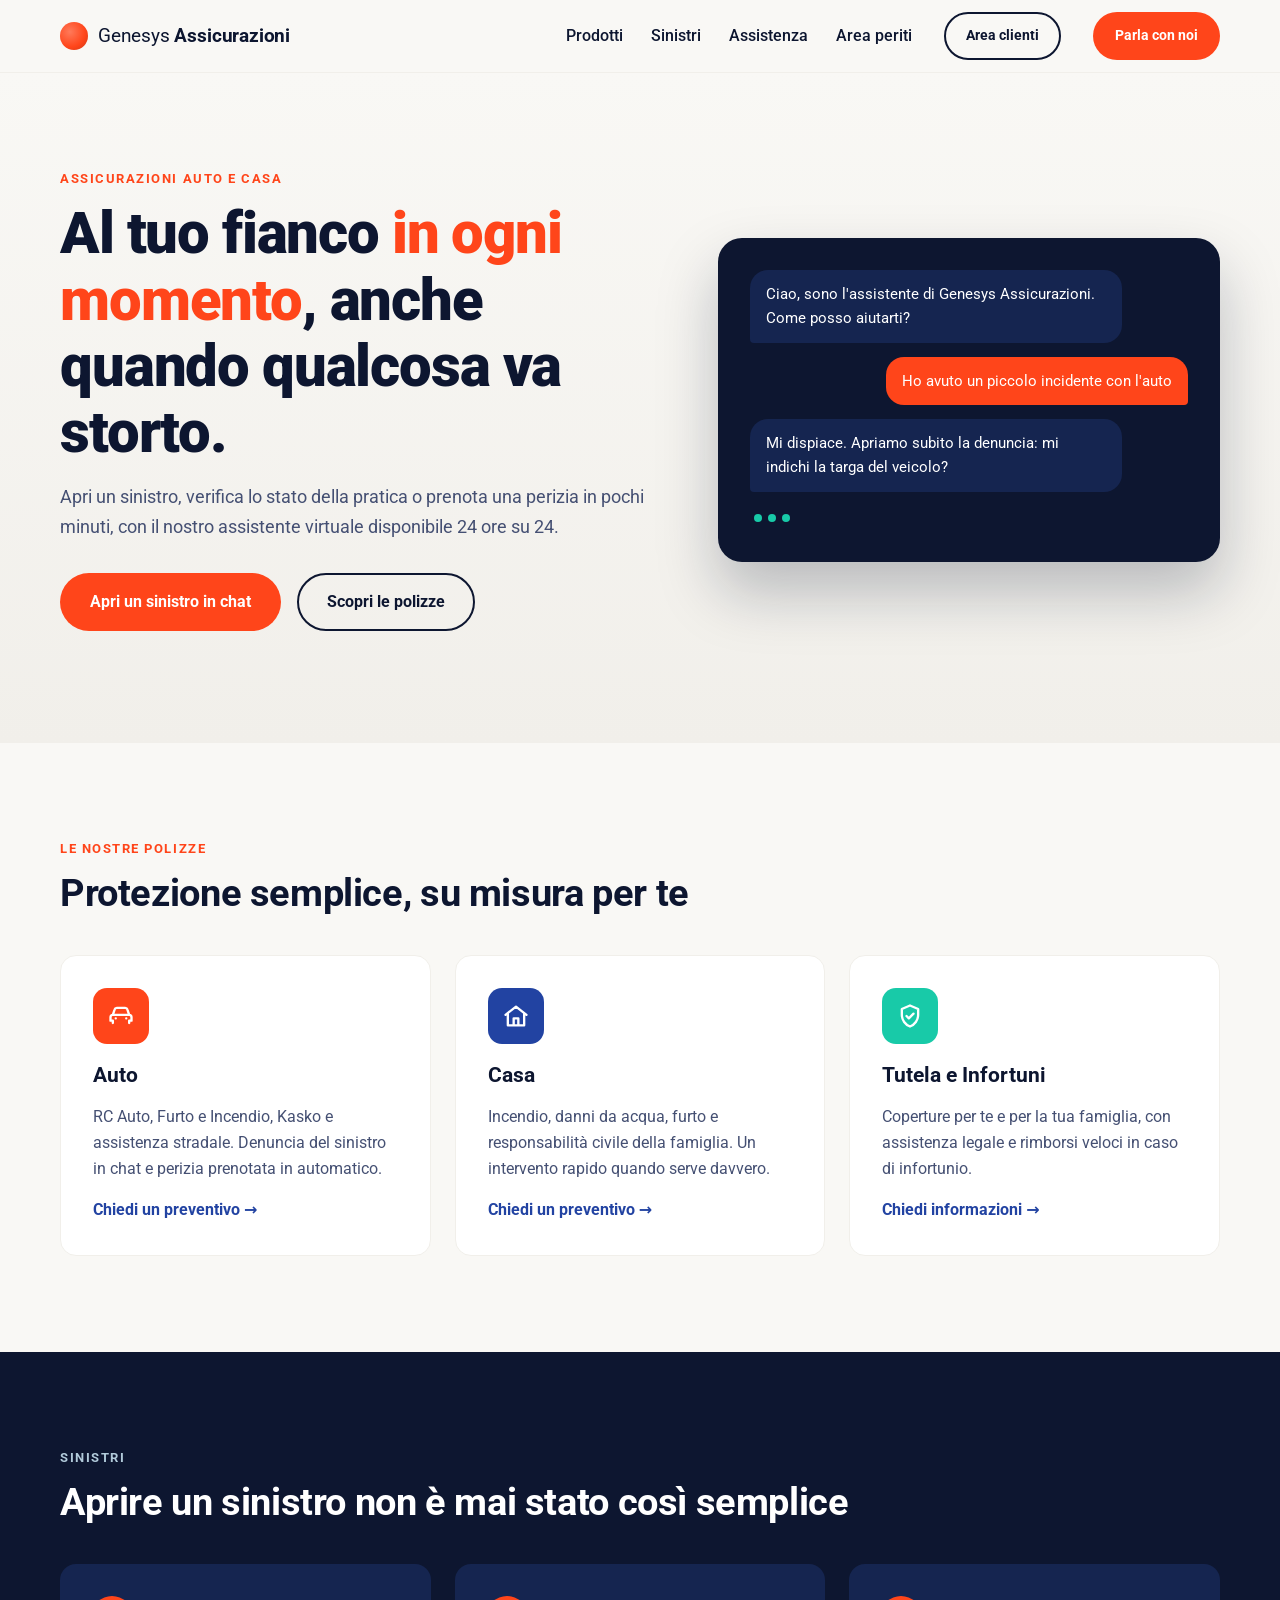
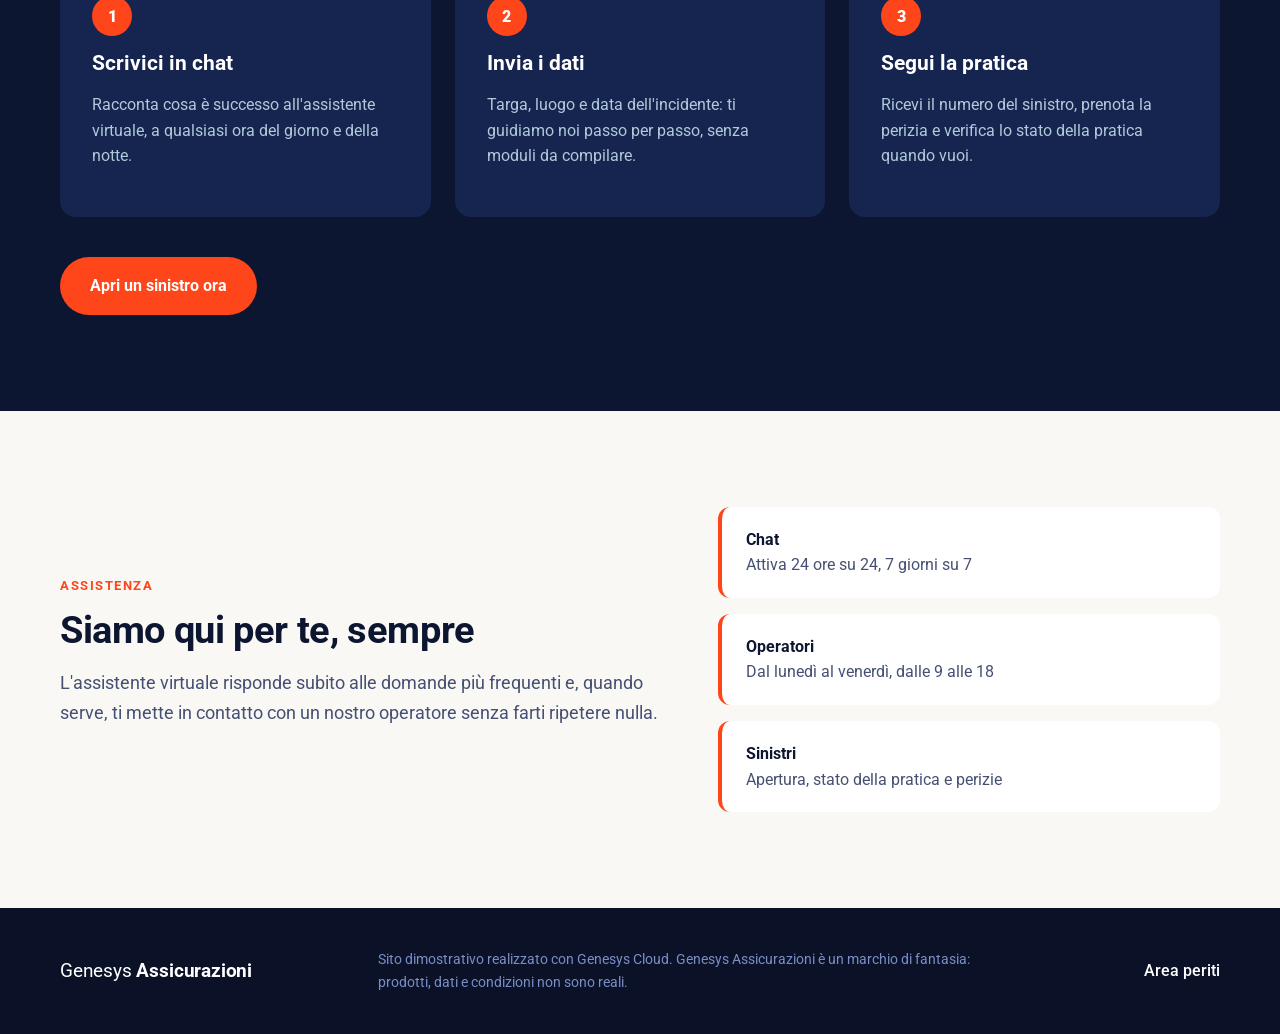
<file: index.html>
<!doctype html>
<html lang="it">
<head>
  <meta charset="utf-8">
  <meta name="viewport" content="width=device-width, initial-scale=1">
  <title>Genesys Assicurazioni | Polizze Auto e Casa</title>
  <meta name="description" content="Genesys Assicurazioni: polizze Auto e Casa, apertura e verifica dei sinistri in chat 24 ore su 24.">
  <link rel="preconnect" href="https://fonts.googleapis.com">
  <link rel="preconnect" href="https://fonts.gstatic.com" crossorigin>
  <link href="https://fonts.googleapis.com/css2?family=Roboto:wght@400;500;700;900&display=swap" rel="stylesheet">
  <link rel="stylesheet" href="styles.css?v=4">
  <script type="text/javascript" charset="utf-8">
    (function (g, e, n, es, ys) {
      g['_genesysJs'] = e;
      g[e] = g[e] || function () { (g[e].q = g[e].q || []).push(arguments) };
      g[e].t = 1 * new Date();
      g[e].c = es;
      ys = document.createElement('script'); ys.async = 1; ys.src = n; ys.charset = 'utf-8'; document.head.appendChild(ys);
    })(window, 'Genesys', 'https://apps.mypurecloud.ie/genesys-bootstrap/genesys.min.js', {
      environment: 'prod-euw1',
      deploymentId: 'e4ba45ef-5b30-454c-95da-96dc844af366'
    });
  </script>
</head>
<body>
  <header class="topbar">
    <div class="container topbar-inner">
      <a class="brand" href="#">
        <span class="brand-mark" aria-hidden="true"></span>
        <span class="brand-name">Genesys <strong>Assicurazioni</strong></span>
      </a>
      <nav class="nav">
        <a href="#prodotti">Prodotti</a>
        <a href="#sinistri">Sinistri</a>
        <a href="#assistenza">Assistenza</a>
        <a href="perito.html">Area periti</a>
      </nav>
      <div class="account" data-logged-out>
        <button class="btn btn-ghost btn-small" data-open-login>Area clienti</button>
      </div>
      <div class="account" data-logged-in hidden>
        <span class="greeting">Ciao, <strong data-customer-first-name></strong></span>
        <button class="link link-plain" data-logout>Esci</button>
      </div>
      <button class="btn btn-primary btn-small" data-open-chat>Parla con noi</button>
    </div>
  </header>

  <div class="modal" data-login-modal hidden>
    <div class="modal-card" role="dialog" aria-modal="true" aria-labelledby="login-title">
      <button class="modal-close" data-close-login aria-label="Chiudi">×</button>
      <p class="eyebrow">Area clienti</p>
      <h2 id="login-title">Accedi al tuo profilo</h2>
      <p class="modal-text">Sito dimostrativo: scegli il cliente demo con cui accedere. In chat riceverai su WhatsApp il codice dei sinistri che apri.</p>
      <button class="customer" data-login>
        <span class="customer-avatar">MB</span>
        <span class="customer-info">
          <strong>Marco Bianchi</strong>
          <span>Cliente Gold · Polizza Auto 44AB12</span>
        </span>
        <span class="customer-go">Accedi →</span>
      </button>
    </div>
  </div>

  <main>
    <section class="hero">
      <div class="container hero-inner">
        <div class="hero-text">
          <p class="eyebrow">Assicurazioni Auto e Casa</p>
          <h1>Al tuo fianco <span class="accent">in ogni momento</span>, anche quando qualcosa va storto.</h1>
          <p class="lead">Apri un sinistro, verifica lo stato della pratica o prenota una perizia in pochi minuti, con il nostro assistente virtuale disponibile 24 ore su 24.</p>
          <div class="hero-actions">
            <button class="btn btn-primary" data-open-chat>Apri un sinistro in chat</button>
            <a class="btn btn-ghost" href="#prodotti">Scopri le polizze</a>
          </div>
        </div>
        <div class="hero-card" aria-hidden="true">
          <div class="bubble bubble-bot">Ciao, sono l'assistente di Genesys Assicurazioni. Come posso aiutarti?</div>
          <div class="bubble bubble-user">Ho avuto un piccolo incidente con l'auto</div>
          <div class="bubble bubble-bot">Mi dispiace. Apriamo subito la denuncia: mi indichi la targa del veicolo?</div>
          <div class="typing"><span></span><span></span><span></span></div>
        </div>
      </div>
    </section>

    <section id="prodotti" class="section">
      <div class="container">
        <p class="eyebrow">Le nostre polizze</p>
        <h2>Protezione semplice, su misura per te</h2>
        <div class="cards">
          <article class="card">
            <div class="icon icon-orange">
              <svg viewBox="0 0 24 24"><path d="M5 11l1.5-4.5A2 2 0 0 1 8.4 5h7.2a2 2 0 0 1 1.9 1.5L19 11m-14 0h14m-14 0a2 2 0 0 0-2 2v3h2m14-5a2 2 0 0 1 2 2v3h-2M5 16v2m14-2v2M7.5 14h.01M16.5 14h.01"/></svg>
            </div>
            <h3>Auto</h3>
            <p>RC Auto, Furto e Incendio, Kasko e assistenza stradale. Denuncia del sinistro in chat e perizia prenotata in automatico.</p>
            <button class="link" data-open-chat>Chiedi un preventivo</button>
          </article>
          <article class="card">
            <div class="icon icon-blue">
              <svg viewBox="0 0 24 24"><path d="M3 11l9-7 9 7M5 10v10h14V10M10 20v-6h4v6"/></svg>
            </div>
            <h3>Casa</h3>
            <p>Incendio, danni da acqua, furto e responsabilità civile della famiglia. Un intervento rapido quando serve davvero.</p>
            <button class="link" data-open-chat>Chiedi un preventivo</button>
          </article>
          <article class="card">
            <div class="icon icon-teal">
              <svg viewBox="0 0 24 24"><path d="M12 3l7 3v5c0 4.5-3 8.5-7 10-4-1.5-7-5.5-7-10V6l7-3zm-3 9l2 2 4-4"/></svg>
            </div>
            <h3>Tutela e Infortuni</h3>
            <p>Coperture per te e per la tua famiglia, con assistenza legale e rimborsi veloci in caso di infortunio.</p>
            <button class="link" data-open-chat>Chiedi informazioni</button>
          </article>
        </div>
      </div>
    </section>

    <section id="sinistri" class="section section-dark">
      <div class="container">
        <p class="eyebrow eyebrow-light">Sinistri</p>
        <h2>Aprire un sinistro non è mai stato così semplice</h2>
        <ol class="steps">
          <li>
            <span class="step-number">1</span>
            <h3>Scrivici in chat</h3>
            <p>Racconta cosa è successo all'assistente virtuale, a qualsiasi ora del giorno e della notte.</p>
          </li>
          <li>
            <span class="step-number">2</span>
            <h3>Invia i dati</h3>
            <p>Targa, luogo e data dell'incidente: ti guidiamo noi passo per passo, senza moduli da compilare.</p>
          </li>
          <li>
            <span class="step-number">3</span>
            <h3>Segui la pratica</h3>
            <p>Ricevi il numero del sinistro, prenota la perizia e verifica lo stato della pratica quando vuoi.</p>
          </li>
        </ol>
        <button class="btn btn-primary" data-open-chat>Apri un sinistro ora</button>
      </div>
    </section>

    <section id="assistenza" class="section">
      <div class="container assist">
        <div>
          <p class="eyebrow">Assistenza</p>
          <h2>Siamo qui per te, sempre</h2>
          <p class="lead">L'assistente virtuale risponde subito alle domande più frequenti e, quando serve, ti mette in contatto con un nostro operatore senza farti ripetere nulla.</p>
        </div>
        <ul class="assist-list">
          <li><strong>Chat</strong><span>Attiva 24 ore su 24, 7 giorni su 7</span></li>
          <li><strong>Operatori</strong><span>Dal lunedì al venerdì, dalle 9 alle 18</span></li>
          <li><strong>Sinistri</strong><span>Apertura, stato della pratica e perizie</span></li>
        </ul>
      </div>
    </section>
  </main>

  <footer class="footer">
    <div class="container footer-inner">
      <span class="brand-name">Genesys <strong>Assicurazioni</strong></span>
      <p>Sito dimostrativo realizzato con Genesys Cloud. Genesys Assicurazioni è un marchio di fantasia: prodotti, dati e condizioni non sono reali.</p>
      <a class="footer-link" href="perito.html">Area periti</a>
    </div>
  </footer>

  <script>
    var DEMO_CUSTOMER = { id: '2218f609-907d-463e-bc03-e59416e77cca', firstName: 'Marco', lastName: 'Bianchi' };
    var STORAGE_KEY = 'genesys-assicurazioni-customer';
    var modal = document.querySelector('[data-login-modal]');

    function renderAccount(customer) {
      document.querySelector('[data-logged-out]').hidden = !!customer;
      document.querySelector('[data-logged-in]').hidden = !customer;
      if (customer) document.querySelector('[data-customer-first-name]').textContent = customer.firstName;
    }

    var messengerReady = false;
    var currentCustomer = null;

    function shareWithMessenger(customer) {
      currentCustomer = customer;
      if (!messengerReady) return;
      if (customer) {
        Genesys('command', 'Database.set', { messaging: { customAttributes: {
          Customer_ID: customer.id, Customer_Name: customer.firstName + ' ' + customer.lastName } } });
      } else {
        Genesys('command', 'Database.removeAll');
      }
    }

    var saved = JSON.parse(localStorage.getItem(STORAGE_KEY) || 'null');
    renderAccount(saved);
    shareWithMessenger(saved);
    Genesys('subscribe', 'Database.ready', function () {
      messengerReady = true;
      shareWithMessenger(currentCustomer);
    });

    document.querySelector('[data-open-login]').addEventListener('click', function () { modal.hidden = false; });
    document.querySelector('[data-close-login]').addEventListener('click', function () { modal.hidden = true; });
    modal.addEventListener('click', function (event) { if (event.target === modal) modal.hidden = true; });
    document.querySelector('[data-login]').addEventListener('click', function () {
      localStorage.setItem(STORAGE_KEY, JSON.stringify(DEMO_CUSTOMER));
      renderAccount(DEMO_CUSTOMER);
      shareWithMessenger(DEMO_CUSTOMER);
      modal.hidden = true;
    });
    document.querySelector('[data-logout]').addEventListener('click', function () {
      localStorage.removeItem(STORAGE_KEY);
      renderAccount(null);
      shareWithMessenger(null);
    });

    document.querySelectorAll('[data-open-chat]').forEach(function (button) {
      button.addEventListener('click', function () {
        Genesys('command', 'Messenger.open', {});
      });
    });
  </script>
</body>
</html>
</file>
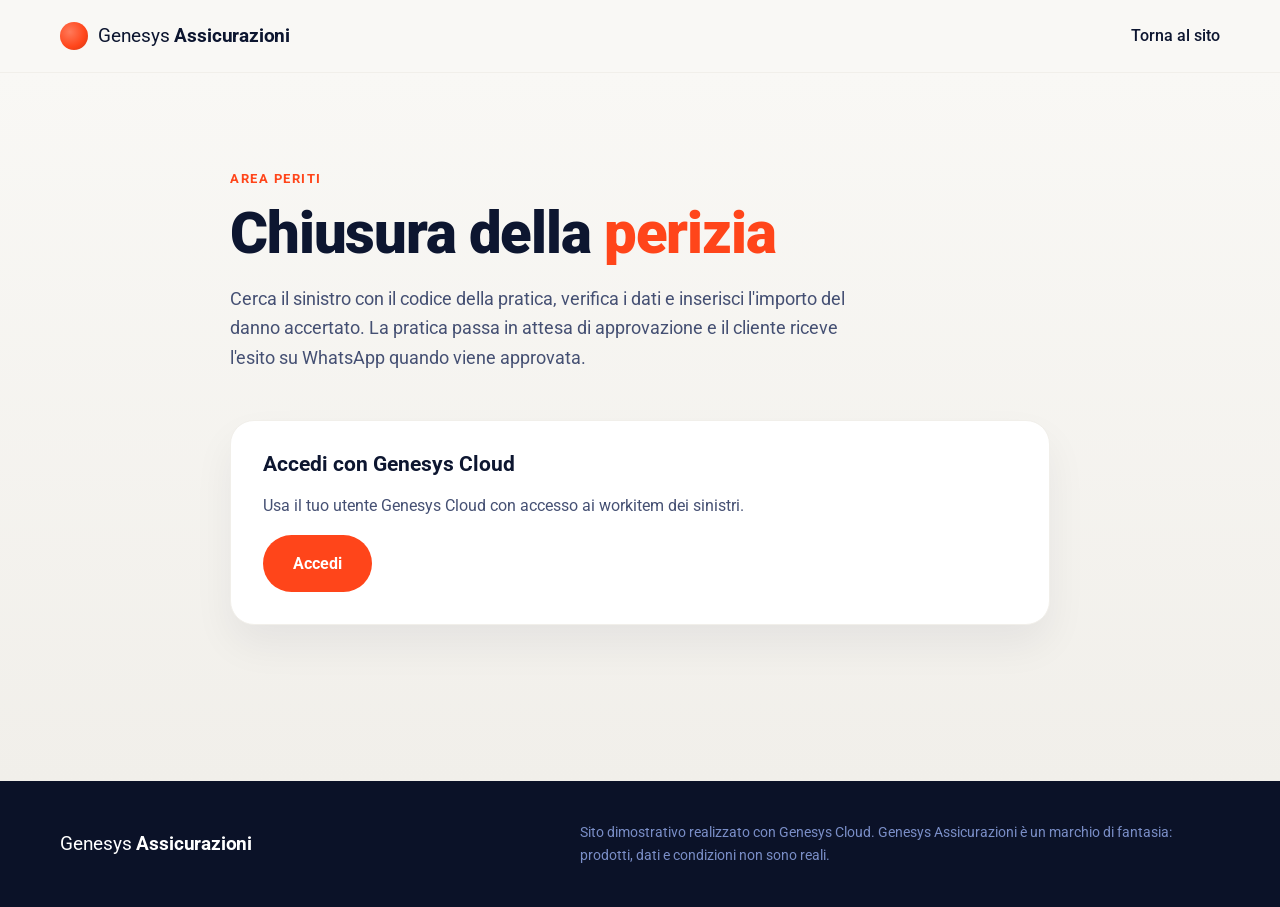
<file: perito.html>
<!doctype html>
<html lang="it">
<head>
  <meta charset="utf-8">
  <meta name="viewport" content="width=device-width, initial-scale=1">
  <title>Area periti | Genesys Assicurazioni</title>
  <meta name="robots" content="noindex">
  <link rel="preconnect" href="https://fonts.googleapis.com">
  <link rel="preconnect" href="https://fonts.gstatic.com" crossorigin>
  <link href="https://fonts.googleapis.com/css2?family=Roboto:wght@400;500;700;900&display=swap" rel="stylesheet">
  <link rel="stylesheet" href="styles.css?v=4">
</head>
<body>
  <header class="topbar">
    <div class="container topbar-inner">
      <a class="brand" href="index.html">
        <span class="brand-mark" aria-hidden="true"></span>
        <span class="brand-name">Genesys <strong>Assicurazioni</strong></span>
      </a>
      <nav class="nav">
        <a href="index.html">Torna al sito</a>
      </nav>
      <div class="account" data-expert hidden>
        <span class="greeting">Perito: <strong data-expert-name></strong></span>
        <button class="link link-plain" data-logout>Esci</button>
      </div>
    </div>
  </header>

  <main class="section expert">
    <div class="container expert-inner">
      <div>
        <p class="eyebrow">Area periti</p>
        <h1>Chiusura della <span class="accent">perizia</span></h1>
        <p class="lead">Cerca il sinistro con il codice della pratica, verifica i dati e inserisci l'importo del danno accertato. La pratica passa in attesa di approvazione e il cliente riceve l'esito su WhatsApp quando viene approvata.</p>
      </div>

      <div class="panel" data-login-panel>
        <h3>Accedi con Genesys Cloud</h3>
        <p class="muted">Usa il tuo utente Genesys Cloud con accesso ai workitem dei sinistri.</p>
        <button class="btn btn-primary" data-login>Accedi</button>
      </div>

      <div class="panel" data-wrong-org hidden>
        <h3>Org Genesys Cloud non corretta</h3>
        <p class="muted">Hai effettuato l'accesso all'org <strong data-wrong-org-name></strong>. I sinistri di Genesys Assicurazioni sono nell'org <strong>genesys-italy-sc</strong>: esci da Genesys Cloud e accedi di nuovo con l'utente di quell'org.</p>
        <button class="btn btn-primary" data-switch-org>Esci e cambia org</button>
      </div>

      <div class="panel" data-work-panel hidden>
        <form class="form" data-search>
          <label for="claim-code">Codice del sinistro</label>
          <div class="form-row">
            <input id="claim-code" name="code" placeholder="Es. 11342EDE" autocomplete="off" required>
            <button class="btn btn-ghost" type="submit">Cerca</button>
          </div>
        </form>

        <div class="claim" data-claim hidden>
          <dl class="claim-data">
            <div class="wide owner"><dt>Proprietario del veicolo</dt><dd data-field="owner"></dd></div>
            <div><dt>Codice</dt><dd data-field="code"></dd></div>
            <div><dt>Stato</dt><dd data-field="status"></dd></div>
            <div><dt>Polizza</dt><dd data-field="policy"></dd></div>
            <div><dt>Data dell'evento</dt><dd data-field="date"></dd></div>
            <div><dt>Luogo</dt><dd data-field="location"></dd></div>
            <div><dt>Perizia</dt><dd data-field="inspection"></dd></div>
            <div class="wide"><dt>Descrizione</dt><dd data-field="description"></dd></div>
            <div><dt>Importo stimato</dt><dd data-field="estimated"></dd></div>
            <div><dt>Importo verificato</dt><dd data-field="verified"></dd></div>
          </dl>
          <form class="form inspection" data-submit>
            <h3>Dati della perizia</h3>
            <div class="form-grid">
              <div class="form-field">
                <label for="vehicle-brand">Marca</label>
                <input id="vehicle-brand" name="brand" placeholder="Es. Fiat" maxlength="100" required>
              </div>
              <div class="form-field">
                <label for="vehicle-model">Modello</label>
                <input id="vehicle-model" name="model" placeholder="Es. Panda" maxlength="100" required>
              </div>
              <div class="form-field">
                <label for="license-plate">Targa</label>
                <input id="license-plate" name="plate" placeholder="Es. AB123CD" maxlength="9" required
                       pattern="[A-Za-z]{2}\s?[0-9]{3}\s?[A-Za-z]{2}" title="Targa italiana, ad esempio AB123CD">
              </div>
              <div class="form-field">
                <label for="verified-amount">Importo verificato (€)</label>
                <input id="verified-amount" name="amount" type="number" min="0" max="1000000" step="0.01" required>
              </div>
            </div>
            <button class="btn btn-primary" type="submit">Invia perizia</button>
          </form>
        </div>
      </div>

      <p class="notice" data-notice hidden></p>
    </div>
  </main>

  <footer class="footer">
    <div class="container footer-inner">
      <span class="brand-name">Genesys <strong>Assicurazioni</strong></span>
      <p>Sito dimostrativo realizzato con Genesys Cloud. Genesys Assicurazioni è un marchio di fantasia: prodotti, dati e condizioni non sono reali.</p>
    </div>
  </footer>

  <script>
    var CLIENT_ID = '0f814697-83ee-4919-8d83-27c91fd6970c';
    var REGION = 'mypurecloud.ie';
    var REDIRECT_URI = location.origin + location.pathname;
    var WORKTYPE = 'eb4812bc-4eff-44ee-ae9e-c59b4ef6a306';
    var WORKBIN = '1386df72-7bd9-42f4-be10-c6fa29583b4f';
    var TARGET_STATUS = 'Approval pending';
    var ORG_ID = '4b61be9c-7b5a-43dd-a62b-6dc4a01dccc7';
    var ORG_NAME = 'genesys-italy-sc';
    var TOKEN_KEY = 'genesys-assicurazioni-expert-token-v2';
    var VERIFIER_KEY = 'genesys-assicurazioni-expert-verifier';

    var statuses = {};
    var current = null;
    var owner = '';

    function $(selector) { return document.querySelector(selector); }

    function notice(text, kind) {
      var box = $('[data-notice]');
      box.textContent = text;
      box.className = 'notice notice-' + (kind || 'info');
      box.hidden = !text;
    }

    function base64Url(bytes) {
      return btoa(String.fromCharCode.apply(null, new Uint8Array(bytes))).replace(/\+/g, '-').replace(/\//g, '_').replace(/=+$/, '');
    }

    async function login() {
      var verifier = base64Url(crypto.getRandomValues(new Uint8Array(48)));
      sessionStorage.setItem(VERIFIER_KEY, verifier);
      var challenge = base64Url(await crypto.subtle.digest('SHA-256', new TextEncoder().encode(verifier)));
      location.href = 'https://login.' + REGION + '/oauth/authorize?' + new URLSearchParams({
        client_id: CLIENT_ID, response_type: 'code', redirect_uri: REDIRECT_URI, org: ORG_NAME,
        code_challenge: challenge, code_challenge_method: 'S256'
      });
    }

    async function exchangeCode(code) {
      var response = await fetch('https://login.' + REGION + '/oauth/token', {
        method: 'POST',
        headers: { 'Content-Type': 'application/x-www-form-urlencoded' },
        body: new URLSearchParams({
          grant_type: 'authorization_code', code: code, redirect_uri: REDIRECT_URI,
          client_id: CLIENT_ID, code_verifier: sessionStorage.getItem(VERIFIER_KEY) || ''
        })
      });
      if (!response.ok) throw new Error('Accesso non riuscito (' + response.status + ')');
      var token = await response.json();
      sessionStorage.removeItem(VERIFIER_KEY);
      sessionStorage.setItem(TOKEN_KEY, JSON.stringify({ value: token.access_token, expires: Date.now() + token.expires_in * 1000 }));
    }

    function token() {
      var saved = JSON.parse(sessionStorage.getItem(TOKEN_KEY) || 'null');
      return saved && saved.expires > Date.now() + 60000 ? saved.value : null;
    }

    async function api(method, path, body) {
      var response = await fetch('https://api.' + REGION + path, {
        method: method,
        headers: { Authorization: 'Bearer ' + token(), 'Content-Type': 'application/json' },
        body: body ? JSON.stringify(body) : undefined
      });
      if (response.status === 401) { logout(); throw new Error('Sessione scaduta: accedi di nuovo.'); }
      var data = response.status === 204 ? null : await response.json();
      if (!response.ok) throw new Error((data && data.message) || ('Errore ' + response.status));
      return data;
    }

    function logout() {
      sessionStorage.removeItem(TOKEN_KEY);
      $('[data-expert]').hidden = true;
      $('[data-work-panel]').hidden = true;
      $('[data-wrong-org]').hidden = true;
      $('[data-login-panel]').hidden = false;
    }

    function statusOf(item) { return (item.status || {}).id; }

    function shortCode(id) { return id.slice(0, 8).toUpperCase(); }

    function formatDate(value) {
      if (!value) return '—';
      var parts = value.slice(0, 10).split('-');
      return parts[2] + '/' + parts[1] + '/' + parts[0];
    }

    function formatAmount(value) {
      return typeof value === 'number' ? value.toLocaleString('it-IT', { style: 'currency', currency: 'EUR' }) : '—';
    }

    async function findOwner(policy) {
      if (!policy) return '';
      try {
        var result = await api('GET', '/api/v2/externalcontacts/contacts?' + new URLSearchParams({ q: policy, pageSize: 10 }));
        var contacts = result.entities || [];
        var contact = contacts.find(function (c) { return c.type === 'Curated'; }) || contacts[0];
        return contact ? [contact.firstName, contact.lastName].filter(Boolean).join(' ') : '';
      } catch (error) {
        return '';
      }
    }

    function showClaim(item) {
      var fields = item.customFields || {};
      var values = {
        owner: owner || 'Non trovato: verifica il numero di polizza',
        code: shortCode(item.id),
        status: (statuses[statusOf(item)] || {}).name || '—',
        policy: fields.policy_number_identifier || '—',
        date: formatDate(fields.claim_date_date),
        location: fields.claim_location_longtext || '—',
        inspection: formatDate(fields.claim_inspection_date_date),
        description: fields.claim_description_longtext || '—',
        estimated: formatAmount(fields.estimated_claim_amount_number),
        verified: formatAmount(fields.verified_claim_amount_number)
      };
      Object.keys(values).forEach(function (key) { $('[data-field="' + key + '"]').textContent = values[key]; });
      $('[data-claim]').hidden = false;
      $('#verified-amount').value = fields.verified_claim_amount_number > 0 ? fields.verified_claim_amount_number : '';
      $('#vehicle-brand').value = fields.vehicle_brand_text || '';
      $('#vehicle-model').value = fields.vehicle_model_text || '';
      $('#license-plate').value = fields.license_plate_text || '';
    }

    function statusPath(fromId, toId) {
      var queue = [[fromId]], seen = {};
      seen[fromId] = true;
      while (queue.length) {
        var path = queue.shift(), last = statuses[path[path.length - 1]];
        if (path[path.length - 1] === toId) return path.slice(1);
        (last && last.destinationStatuses || []).forEach(function (next) {
          if (!seen[next.id]) { seen[next.id] = true; queue.push(path.concat(next.id)); }
        });
      }
      return null;
    }

    async function start() {
      $('[data-login-panel]').hidden = true;
      $('[data-work-panel]').hidden = false;
      $('[data-expert]').hidden = false;
      try {
        var session = await api('GET', '/api/v2/tokens/me');
        var org = session.organization || {};
        if (org.id !== ORG_ID) {
          $('[data-work-panel]').hidden = true;
          $('[data-wrong-org]').hidden = false;
          $('[data-wrong-org-name]').textContent = org.name || 'sconosciuta';
          return;
        }
        var me = await api('GET', '/api/v2/users/me');
        $('[data-expert-name]').textContent = me.name;
        var list = await api('GET', '/api/v2/taskmanagement/worktypes/' + WORKTYPE + '/statuses');
        list.entities.forEach(function (status) { statuses[status.id] = status; });
      } catch (error) {
        notice(error.message, 'error');
      }
    }

    $('[data-search]').addEventListener('submit', async function (event) {
      event.preventDefault();
      var typed = $('#claim-code').value.trim();
      var code = typed.replace(/[\s-]/g, '').toUpperCase();
      $('[data-claim]').hidden = true;
      notice('');
      try {
        if (/^[0-9a-f]{8}-[0-9a-f]{4}-[0-9a-f]{4}-[0-9a-f]{4}-[0-9a-f]{12}$/i.test(typed)) {
          current = await api('GET', '/api/v2/taskmanagement/workitems/' + typed.toLowerCase());
        } else {
          var result = await api('POST', '/api/v2/taskmanagement/workitems/query', {
            filters: [{ name: 'workbinId', type: 'String', operator: 'EQ', values: [WORKBIN] }], pageSize: 200
          });
          var items = result.entities || [];
          current = items.find(function (item) { return item.id.replace(/-/g, '').toUpperCase().indexOf(code) === 0; });
          if (!current) return notice('Nessun sinistro trovato con il codice ' + code + ' (sinistri esaminati: ' + items.length + ').', 'error');
        }
        var fields = current.customFields || {};
        owner = fields.owner_name_text || await findOwner(fields.policy_number_identifier);
        showClaim(current);
        if (current.statusCategory === 'Closed') notice('Il sinistro è già chiuso: non è possibile aggiornare la perizia.', 'error');
      } catch (error) {
        notice(error.message, 'error');
      }
    });

    $('[data-submit]').addEventListener('submit', async function (event) {
      event.preventDefault();
      if (!current) return;
      var amount = parseFloat($('#verified-amount').value);
      var inspection = {
        verified_claim_amount_number: amount,
        vehicle_brand_text: $('#vehicle-brand').value.trim(),
        vehicle_model_text: $('#vehicle-model').value.trim(),
        license_plate_text: $('#license-plate').value.replace(/\s/g, '').toUpperCase()
      };
      if (owner) inspection.owner_name_text = owner;
      var target = Object.keys(statuses).find(function (id) { return statuses[id].name === TARGET_STATUS; });
      var path = statusOf(current) === target ? [] : statusPath(statusOf(current), target);
      if (current.statusCategory === 'Closed' || !path) return notice('Dallo stato attuale il sinistro non può passare in attesa di approvazione.', 'error');
      try {
        try {
          await api('PATCH', '/api/v2/taskmanagement/workitems/' + current.id, { customFields: inspection });
        } catch (error) {
          if (error.message.indexOf('Additional properties are not allowed') < 0) throw error;
          var summary = 'Perizia: ' + [inspection.vehicle_brand_text, inspection.vehicle_model_text].join(' ') +
            ', targa ' + inspection.license_plate_text + (owner ? ', proprietario ' + owner : '') + '.';
          var description = (current.customFields || {}).claim_description_longtext || '';
          await api('PATCH', '/api/v2/taskmanagement/workitems/' + current.id, { customFields: {
            verified_claim_amount_number: amount,
            claim_description_longtext: description ? description + ' | ' + summary : summary
          } });
        }
        for (var i = 0; i < path.length; i++) {
          current = await api('PATCH', '/api/v2/taskmanagement/workitems/' + current.id, { statusId: path[i] });
        }
        current = await api('GET', '/api/v2/taskmanagement/workitems/' + current.id);
        showClaim(current);
        notice('Perizia inviata: ' + inspection.vehicle_brand_text + ' ' + inspection.vehicle_model_text + ' targa ' +
          inspection.license_plate_text + ', importo verificato ' + formatAmount(amount) + '. Sinistro in attesa di approvazione.', 'success');
      } catch (error) {
        notice(error.message, 'error');
      }
    });

    $('[data-login]').addEventListener('click', login);
    $('[data-logout]').addEventListener('click', logout);
    $('[data-switch-org]').addEventListener('click', function () {
      logout();
      location.href = 'https://login.' + REGION + '/logout?' + new URLSearchParams({ client_id: CLIENT_ID, redirect_uri: REDIRECT_URI });
    });

    (async function () {
      var code = new URLSearchParams(location.search).get('code');
      if (code) {
        history.replaceState(null, '', REDIRECT_URI);
        try { await exchangeCode(code); } catch (error) { notice(error.message, 'error'); }
      }
      if (token()) start();
    })();
  </script>
</body>
</html>
</file>
<file: styles.css>
:root {
  --orange: #ff451a;
  --orange-dark: #cc3715;
  --navy: #0d1630;
  --navy-deep: #0b1228;
  --navy-soft: #152550;
  --blue: #2243a2;
  --teal: #18caa8;
  --yellow: #f7ad00;
  --cream: #f9f8f5;
  --sand: #f1efea;
  --slate: #455073;
  --radius: 16px;
}

* { box-sizing: border-box; }

body {
  margin: 0;
  font-family: Roboto, -apple-system, system-ui, "Segoe UI", "Helvetica Neue", Arial, sans-serif;
  color: var(--navy);
  background: var(--cream);
  line-height: 1.6;
}

h1, h2, h3 { line-height: 1.15; margin: 0 0 16px; }
h1 { font-size: clamp(2.2rem, 4.5vw, 3.6rem); font-weight: 900; letter-spacing: -0.02em; }
h2 { font-size: clamp(1.8rem, 3vw, 2.6rem); font-weight: 700; letter-spacing: -0.01em; }
h3 { font-size: 1.3rem; font-weight: 700; }
p { margin: 0 0 16px; }

.container { width: min(1160px, 92vw); margin: 0 auto; }
.accent { color: var(--orange); }
.lead { font-size: 1.15rem; color: var(--slate); max-width: 620px; }
.eyebrow { text-transform: uppercase; letter-spacing: 0.12em; font-size: 0.8rem; font-weight: 700; color: var(--orange); margin-bottom: 12px; }
.eyebrow-light { color: var(--yellow); }

.btn {
  display: inline-flex; align-items: center; justify-content: center;
  border: 2px solid transparent; border-radius: 999px;
  padding: 14px 28px; font: inherit; font-weight: 700; font-size: 1rem;
  cursor: pointer; text-decoration: none; transition: background 0.2s, color 0.2s, border-color 0.2s;
}
.btn-primary { background: var(--orange); color: #fff; }
.btn-primary:hover { background: var(--orange-dark); }
.btn-ghost { border-color: var(--navy); color: var(--navy); background: transparent; }
.btn-ghost:hover { background: var(--navy); color: #fff; }
.btn-small { padding: 10px 20px; font-size: 0.9rem; }
.link { background: none; border: 0; padding: 0; font: inherit; font-weight: 700; color: var(--blue); cursor: pointer; }
.link::after { content: " →"; }
.link:hover { color: var(--orange); }

[hidden] { display: none !important; }

.account { display: flex; align-items: center; gap: 12px; }
.greeting { font-size: 0.95rem; }
.link-plain::after { content: ""; }

.modal { position: fixed; inset: 0; z-index: 20; background: rgba(11, 18, 40, 0.6); display: grid; place-items: center; padding: 24px; }
.modal-card { position: relative; background: #fff; border-radius: 24px; padding: 40px; width: min(480px, 100%); box-shadow: 0 30px 60px rgba(13, 22, 48, 0.3); }
.modal-text { color: var(--slate); }
.modal-close { position: absolute; top: 16px; right: 20px; background: none; border: 0; font-size: 1.8rem; line-height: 1; color: var(--slate); cursor: pointer; }
.customer {
  width: 100%; display: flex; align-items: center; gap: 16px; margin-top: 8px; padding: 16px 20px;
  background: var(--cream); border: 2px solid var(--sand); border-radius: var(--radius); font: inherit; text-align: left; cursor: pointer;
  transition: border-color 0.2s;
}
.customer:hover { border-color: var(--orange); }
.customer-avatar { width: 48px; height: 48px; border-radius: 50%; background: var(--navy); color: #fff; display: grid; place-items: center; font-weight: 700; flex: none; }
.customer-info { display: flex; flex-direction: column; color: var(--navy); }
.customer-info span { color: var(--slate); font-size: 0.9rem; }
.customer-go { margin-left: auto; font-weight: 700; color: var(--orange); white-space: nowrap; }

.topbar { position: sticky; top: 0; z-index: 10; background: rgba(249, 248, 245, 0.92); backdrop-filter: blur(8px); border-bottom: 1px solid var(--sand); }
.topbar-inner { display: flex; align-items: center; gap: 32px; height: 72px; }
.brand { display: flex; align-items: center; gap: 10px; text-decoration: none; color: var(--navy); }
.brand-mark { width: 28px; height: 28px; border-radius: 50%; background: radial-gradient(circle at 35% 35%, #ff7a5a, var(--orange) 60%, var(--orange-dark)); }
.brand-name { font-size: 1.2rem; letter-spacing: -0.01em; }
.nav { display: flex; gap: 28px; margin-left: auto; }
.nav a { color: var(--navy); text-decoration: none; font-weight: 500; }
.nav a:hover { color: var(--orange); }

.hero { padding: 96px 0 112px; background: linear-gradient(180deg, var(--cream) 0%, var(--sand) 100%); overflow: hidden; }
.hero-inner { display: grid; grid-template-columns: 1.2fr 1fr; gap: 56px; align-items: center; }
.hero-actions { display: flex; gap: 16px; flex-wrap: wrap; margin-top: 32px; }
.hero-card {
  position: relative; background: var(--navy); border-radius: 24px; padding: 32px;
  display: flex; flex-direction: column; gap: 14px; box-shadow: 0 30px 60px rgba(13, 22, 48, 0.25);
}
.hero-card::before {
  content: ""; position: absolute; inset: -40px -40px auto auto; width: 160px; height: 160px; border-radius: 50%;
  background: var(--orange); opacity: 0.9; z-index: -1;
}
.bubble { max-width: 85%; padding: 12px 16px; border-radius: 18px; font-size: 0.95rem; }
.bubble-bot { background: var(--navy-soft); color: #fff; border-bottom-left-radius: 4px; }
.bubble-user { background: var(--orange); color: #fff; align-self: flex-end; border-bottom-right-radius: 4px; }
.typing { display: flex; gap: 6px; padding: 8px 4px; }
.typing span { width: 8px; height: 8px; border-radius: 50%; background: var(--teal); animation: blink 1.2s infinite; }
.typing span:nth-child(2) { animation-delay: 0.2s; }
.typing span:nth-child(3) { animation-delay: 0.4s; }
@keyframes blink { 0%, 80%, 100% { opacity: 0.25; } 40% { opacity: 1; } }

.section { padding: 96px 0; }
.section-dark { background: var(--navy); color: #fff; }
.section-dark p { color: #b1cada; }

.cards { display: grid; grid-template-columns: repeat(3, 1fr); gap: 24px; margin-top: 40px; }
.card { background: #fff; border-radius: var(--radius); padding: 32px; border: 1px solid var(--sand); transition: transform 0.2s, box-shadow 0.2s; }
.card:hover { transform: translateY(-4px); box-shadow: 0 20px 40px rgba(13, 22, 48, 0.08); }
.card p { color: var(--slate); }
.icon { width: 56px; height: 56px; border-radius: 14px; display: grid; place-items: center; margin-bottom: 20px; }
.icon svg { width: 28px; height: 28px; fill: none; stroke: #fff; stroke-width: 2; stroke-linecap: round; stroke-linejoin: round; }
.icon-orange { background: var(--orange); }
.icon-blue { background: var(--blue); }
.icon-teal { background: var(--teal); }

.steps { list-style: none; padding: 0; margin: 40px 0; display: grid; grid-template-columns: repeat(3, 1fr); gap: 24px; }
.steps li { background: var(--navy-soft); border-radius: var(--radius); padding: 32px; }
.step-number { display: inline-grid; place-items: center; width: 40px; height: 40px; border-radius: 50%; background: var(--orange); font-weight: 900; margin-bottom: 16px; }

.assist { display: grid; grid-template-columns: 1.2fr 1fr; gap: 56px; align-items: center; }
.assist-list { list-style: none; padding: 0; margin: 0; display: grid; gap: 16px; }
.assist-list li { background: #fff; border-left: 4px solid var(--orange); border-radius: 12px; padding: 20px 24px; display: flex; flex-direction: column; }
.assist-list span { color: var(--slate); }

.footer { background: var(--navy-deep); color: #fff; padding: 40px 0; }
.footer-inner { display: flex; gap: 32px; align-items: center; justify-content: space-between; flex-wrap: wrap; }
.footer p { margin: 0; color: #7a8ec7; font-size: 0.9rem; max-width: 640px; }

.expert { background: linear-gradient(180deg, var(--cream) 0%, var(--sand) 100%); min-height: calc(100vh - 72px - 120px); }
.expert-inner { display: grid; gap: 32px; max-width: 820px; }
.panel { background: #fff; border-radius: 24px; padding: 32px; border: 1px solid var(--sand); box-shadow: 0 20px 40px rgba(13, 22, 48, 0.06); }
.muted { color: var(--slate); }
.form { display: grid; gap: 8px; }
.form label { font-weight: 700; }
.form-row { display: flex; gap: 12px; flex-wrap: wrap; }
.form input {
  flex: 1; min-width: 200px; padding: 14px 18px; font: inherit; color: var(--navy);
  border: 2px solid var(--sand); border-radius: 999px; background: var(--cream);
}
.form input:focus { outline: none; border-color: var(--orange); }
.claim { margin-top: 28px; padding-top: 28px; border-top: 1px solid var(--sand); display: grid; gap: 24px; }
.claim-data { display: grid; grid-template-columns: repeat(3, 1fr); gap: 16px 24px; margin: 0; }
.claim-data .wide { grid-column: 1 / -1; }
.claim-data dt { font-size: 0.8rem; text-transform: uppercase; letter-spacing: 0.08em; color: var(--slate); }
.claim-data dd { margin: 2px 0 0; font-weight: 500; }
.claim-data .owner { background: var(--cream); border-left: 4px solid var(--orange); border-radius: 12px; padding: 14px 18px; }
.claim-data .owner dd { font-size: 1.3rem; font-weight: 700; }
.inspection { gap: 16px; }
.inspection h3 { margin: 0; }
.form-grid { display: grid; grid-template-columns: repeat(2, 1fr); gap: 16px; }
.form-field { display: grid; gap: 6px; }
.form-field input { min-width: 0; }
.inspection .btn { justify-self: start; }
.notice { margin: 0; padding: 16px 20px; border-radius: 12px; border-left: 4px solid var(--blue); background: #fff; }
.notice-error { border-left-color: var(--orange); }
.notice-success { border-left-color: var(--teal); }
.footer-link { color: #fff; font-weight: 500; text-decoration: none; }
.footer-link:hover { color: var(--orange); }

@media (max-width: 900px) {
  .claim-data { grid-template-columns: 1fr 1fr; }
  .form-grid { grid-template-columns: 1fr; }
  .hero-inner, .assist { grid-template-columns: 1fr; }
  .cards, .steps { grid-template-columns: 1fr; }
  .nav { display: none; }
  .topbar-inner .btn { margin-left: auto; }
}
</file>
